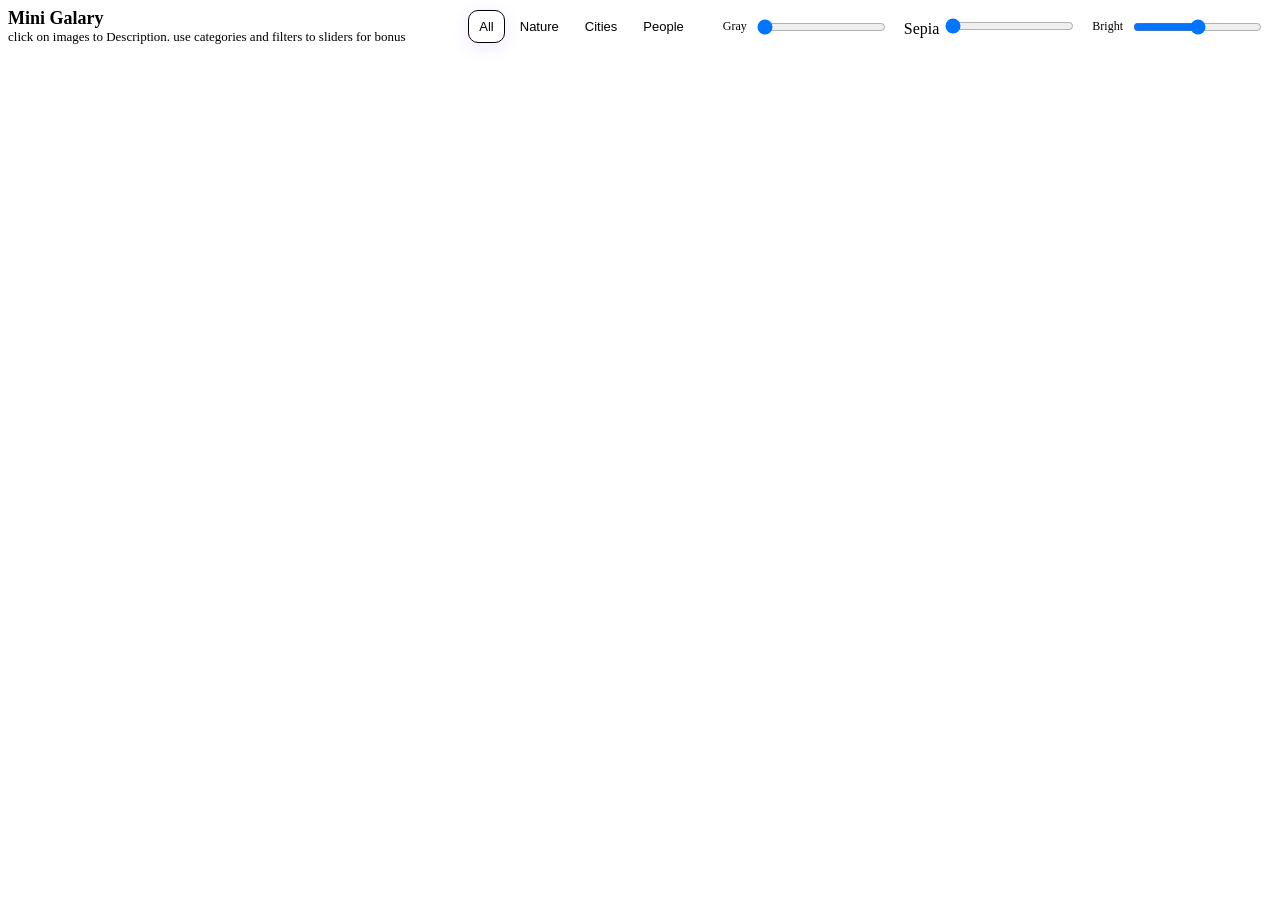
<file: task 1/index.html>
<!DOCTYPE html>
<html lang="en">
<head>
    <meta charset="UTF-8">
    <meta name="viewport" content="width=device-width, initial-scale=1.0">
    <title>mini Galary</title>
    <style>
        .wrap{
            width: 100%; max-width: var(--max-width);
        }
        header{display: flex; align-items: center; justify-content: space-between; gap: 16px; margin-bottom: 18px;}
        h1{font-size: 18px; margin: 0;}
        p.lead{margin: 0; color: var(--muted);font-size: 13px;}
        .controls{display: flex; flex-wrap: wrap; gap: 8px; align-items: center;}
        .btn{background: transparent;border: 1px solid rgba(255,255,255,0.06);padding: 8px 10px; border-radius: 10px; color: inherit;
        cursor: pointer; font-size: 13px;}
        .btn.active{border-color: var(--accent);box-shadow: 0 4px 18px rgba(124,58,237,0.12);}
        .filters{display: flex; align-items: center; gap: 8px;}
        .filters-range{display: flex; gap: 8px;align-items: center; padding: 6px 8px;border-radius:10px;background:rgba(255,255,255,0.02)}
        .filters-range label{font-size:12px;color:var(--muted)}
        .filter-range input[type=range]{width:110px}
        .gallery{display:grid;grid-template-columns:repeat(4,1fr);gap:var(--gutter);}
    </style>
</head>
<body>
    <div class="wrap">
    <header>
        <div>
        <h1>Mini Galary</h1>
        <p class="lead">click on images to Description. use categories and filters to sliders for bonus</p>
        </div>
        <div class="controls">
            <div class="container">
                <button class="btn active" data-category="all">All</button>
                <button class="btn" data-category="nature">Nature</button>
                <button class="btn" data-category="cities">Cities</button>
                <button class="btn" data-category="people">People</button>
            </div>
              <div class="filters" style="margin-left: 12px;">
                <div class="filters-range" title="grayscale">
                    <label for="grayscale">Gray</label>
                    <input type="range" name="" id="grayscale" min="0" max="100" value="0">
                </div>
                <div class="fitlers-range" title="sepia">
                    <label for="sepia">Sepia</label>
                    <input type="range" name="" id="sepia" min="0" max="100" value="0">
                </div>
                <div class="filters-range" title="brightness">
                    <label for="brightness">Bright</label>
                    <input type="range" name="" id="brightness" min="70" max="130" value="100">
                </div>
        </div>
        </div>
        </header>
      <main>
        <section id="gallery" class="gallery" aria-live="polite">
            <!-- cards with JS -->
        </section>
        <div id="noResults" class="no-results" style="display: none;">No images match that category.</div>
      </main>
    
    </div>
</body>
</html>
</file>
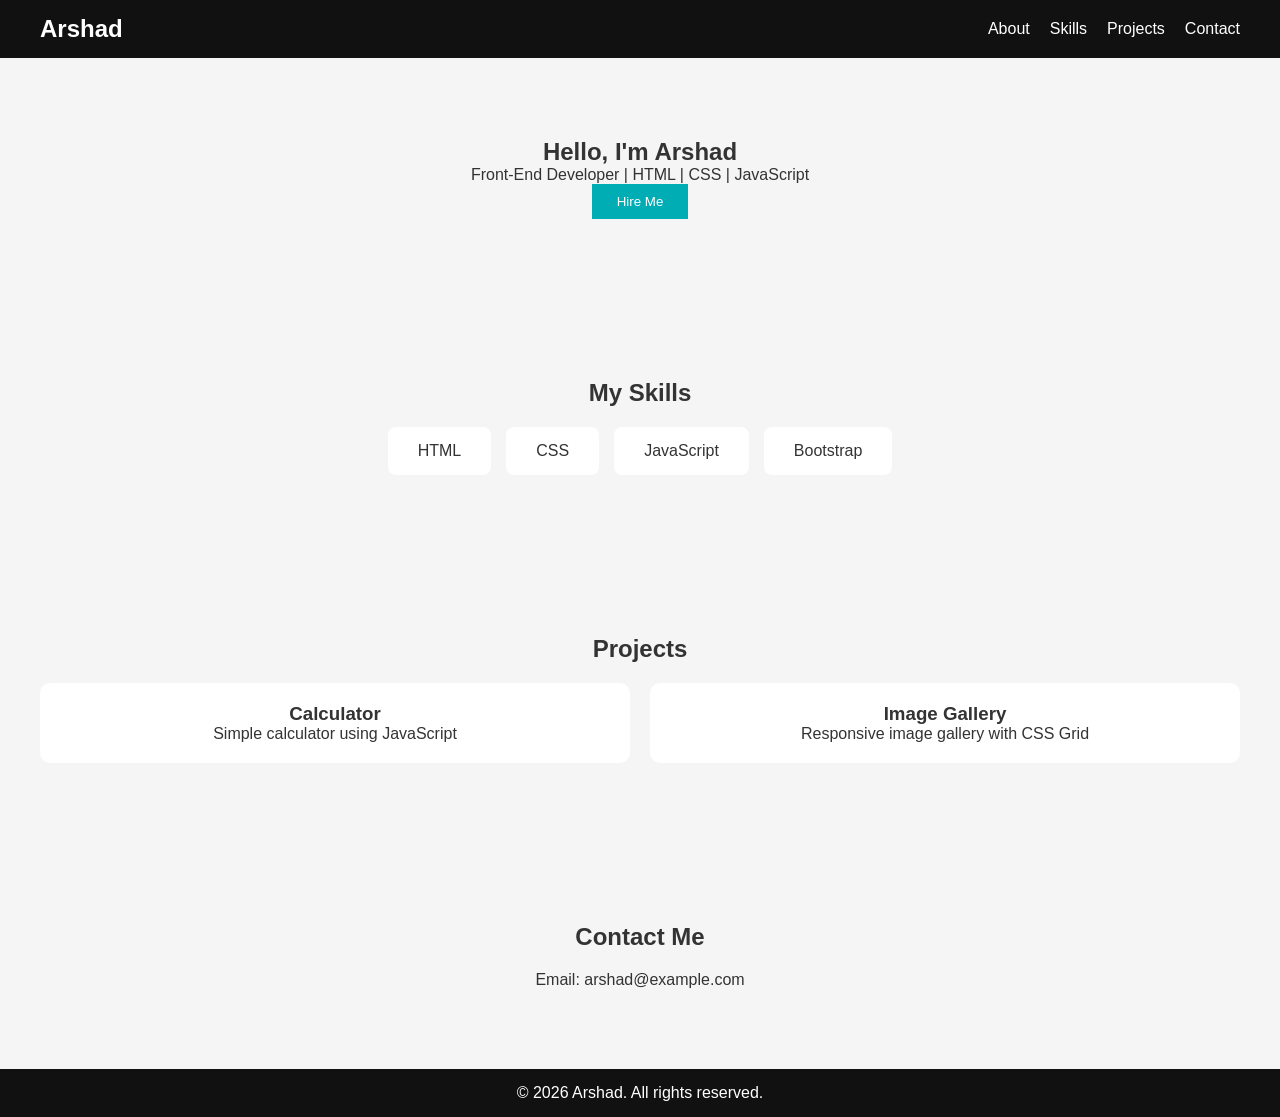
<file: task 3/index.html>
<!DOCTYPE html>
<html lang="en">
<head>
  <meta charset="UTF-8">
  <title>My Portfolio</title>
  <meta name="viewport" content="width=device-width, initial-scale=1.0">
  <link rel="stylesheet" href="style.css">
</head>
<body>

  <!-- Navbar -->
  <header>
    <nav>
      <h2 class="logo">Arshad</h2>
      <ul>
        <li><a href="#about">About</a></li>
        <li><a href="#skills">Skills</a></li>
        <li><a href="#projects">Projects</a></li>
        <li><a href="#contact">Contact</a></li>
      </ul>
    </nav>
  </header>

  <!-- About -->
  <section id="about" class="section">
    <h1>Hello, I'm Arshad</h1>
    <p>Front-End Developer | HTML | CSS | JavaScript</p>
    <button onclick="scrollToContact()">Hire Me</button>
  </section>

  <!-- Skills -->
  <section id="skills" class="section">
    <h2>My Skills</h2>
    <div class="skills-box">
      <div class="skill">HTML</div>
      <div class="skill">CSS</div>
      <div class="skill">JavaScript</div>
      <div class="skill">Bootstrap</div>
    </div>
  </section>

  <!-- Projects -->
  <section id="projects" class="section">
    <h2>Projects</h2>
    <div class="projects">
      <div class="card">
        <h3>Calculator</h3>
        <p>Simple calculator using JavaScript</p>
      </div>
      <div class="card">
        <h3>Image Gallery</h3>
        <p>Responsive image gallery with CSS Grid</p>
      </div>
    </div>
  </section>

  <!-- Contact -->
  <section id="contact" class="section">
    <h2>Contact Me</h2>
    <p>Email: arshad@example.com</p>
  </section>

  <footer>
    <p>© 2026 Arshad. All rights reserved.</p>
  </footer>

  <script src="script.js"></script>
</body>
</html>
</file>
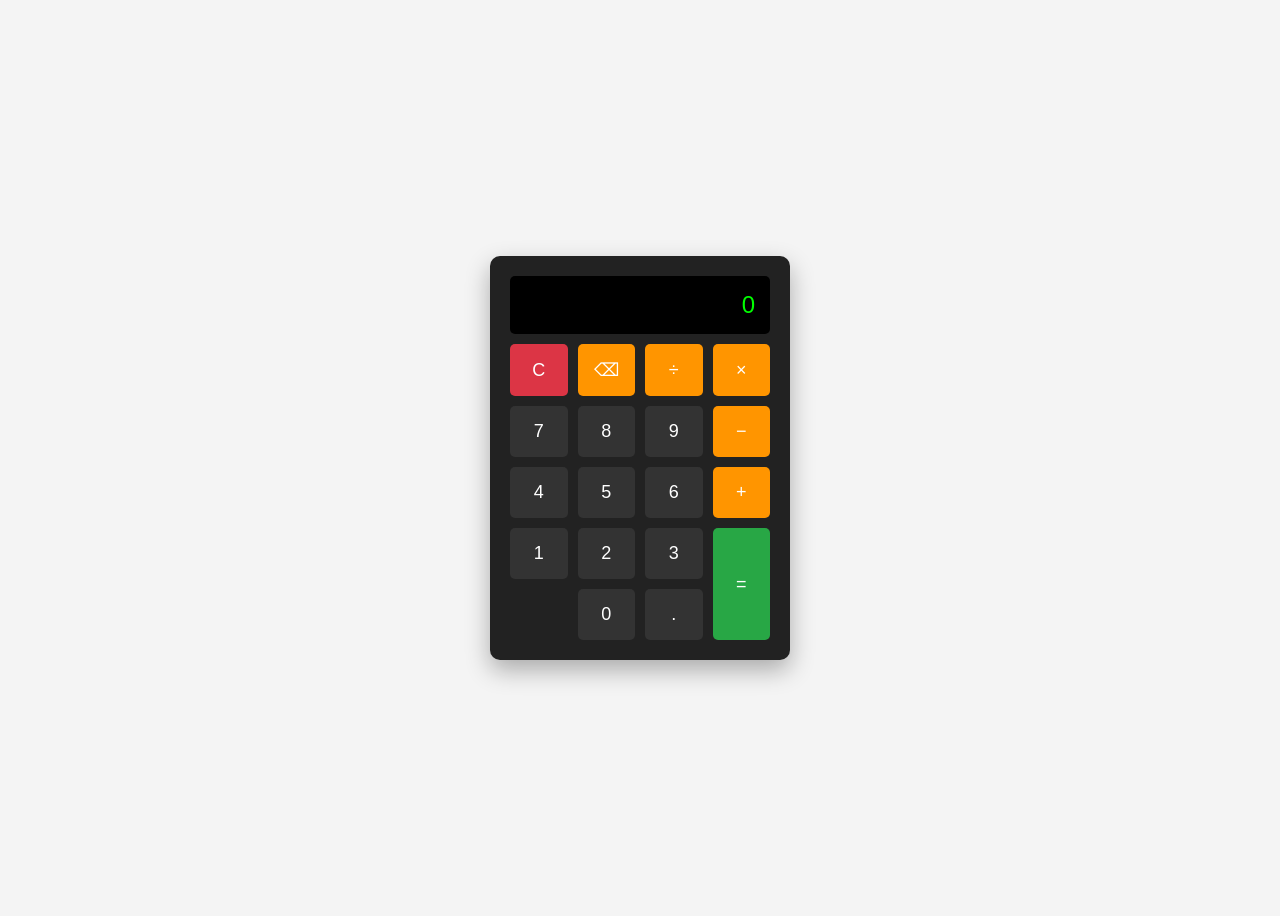
<file: task 2/Untitled-1.html>
<!DOCTYPE html>
<html lang="en">
<head>
  <meta charset="UTF-8">
  <title>Basic Calculator</title>
  <style>
    body {
      display: flex;
      justify-content: center;
      align-items: center;
      height: 100vh;
      background: #f4f4f4;
      font-family: Arial, sans-serif;
    }

    .calculator {
      background: #222;
      padding: 20px;
      border-radius: 10px;
      width: 260px;
      box-shadow: 0 10px 25px rgba(0,0,0,0.3);
    }

    .display {
      background: #000;
      color: #0f0;
      font-size: 24px;
      padding: 15px;
      text-align: right;
      border-radius: 5px;
      margin-bottom: 10px;
      overflow-x: auto;
    }

    .buttons {
      display: grid;
      grid-template-columns: repeat(4, 1fr);
      gap: 10px;
    }

    button {
      padding: 15px;
      font-size: 18px;
      border: none;
      border-radius: 5px;
      cursor: pointer;
      transition: background 0.2s;
    }

    button:hover {
      opacity: 0.85;
    }

    .operator {
      background: #ff9500;
      color: white;
    }

    .number {
      background: #333;
      color: white;
    }

    .equal {
      background: #28a745;
      color: white;
      grid-row: span 2;
    }

    .clear {
      background: #dc3545;
      color: white;
    }
  </style>
</head>
<body>

<div class="calculator">
  <div id="display" class="display">0</div>

  <div class="buttons">
    <button class="clear" onclick="clearDisplay()">C</button>
    <button class="operator" onclick="deleteLast()">⌫</button>
    <button class="operator" onclick="appendValue('/')">÷</button>
    <button class="operator" onclick="appendValue('*')">×</button>

    <button class="number" onclick="appendValue('7')">7</button>
    <button class="number" onclick="appendValue('8')">8</button>
    <button class="number" onclick="appendValue('9')">9</button>
    <button class="operator" onclick="appendValue('-')">−</button>

    <button class="number" onclick="appendValue('4')">4</button>
    <button class="number" onclick="appendValue('5')">5</button>
    <button class="number" onclick="appendValue('6')">6</button>
    <button class="operator" onclick="appendValue('+')">+</button>

    <button class="number" onclick="appendValue('1')">1</button>
    <button class="number" onclick="appendValue('2')">2</button>
    <button class="number" onclick="appendValue('3')">3</button>
    <button class="equal" onclick="calculate()">=</button>
    <br>
    
    <button class="number" onclick="appendValue('0')">0</button>
    <button class="number" onclick="appendValue('.')">.</button>
    
  </div>
</div>

<script>
  let display = document.getElementById("display");

  function appendValue(value) {
    if (display.innerText === "0") {
      display.innerText = value;
    } else {
      display.innerText += value;
    }
  }

  function clearDisplay() {
    display.innerText = "0";
  }

  function deleteLast() {
    if (display.innerText.length === 1) {
      display.innerText = "0";
    } else {
      display.innerText = display.innerText.slice(0, -1);
    }
  }

  function calculate() {
    try {
      display.innerText = eval(display.innerText);
    } catch {
      display.innerText = "Error";
    }
  }

  // Keyboard Support
  document.addEventListener("keydown", function(e) {
    if (!isNaN(e.key) || "+-*/.".includes(e.key)) {
      appendValue(e.key);
    } else if (e.key === "Enter") {
      calculate();
    } else if (e.key === "Backspace") {
      deleteLast();
    } else if (e.key === "Escape") {
      clearDisplay();
    }
  });
</script>

</body>
</html>
</file>
<file: task 3/style.css>
* {
  margin: 0;
  padding: 0;
  box-sizing: border-box;
  font-family: Arial, sans-serif;
}

html {
  scroll-behavior: smooth;
}

body {
  background: #f5f5f5;
  color: #333;
}

/* Navbar */
header {
  background: #111;
  padding: 15px 40px;
  position: sticky;
  top: 0;
}

nav {
  display: flex;
  justify-content: space-between;
  align-items: center;
}

nav ul {
  display: flex;
  list-style: none;
}

nav ul li a {
  color: white;
  margin-left: 20px;
  text-decoration: none;
  transition: color 0.3s;
}

nav ul li a:hover {
  color: #00adb5;
}

.logo {
  color: white;
}

/* Sections */
.section {
  padding: 80px 40px;
  text-align: center;
}

.section h2 {
  margin-bottom: 20px;
}

/* Button */
button {
  padding: 10px 25px;
  border: none;
  background: #00adb5;
  color: white;
  cursor: pointer;
  transition: transform 0.3s, background 0.3s;
}

button:hover {
  background: #007b80;
  transform: scale(1.05);
}

/* Skills */
.skills-box {
  display: flex;
  justify-content: center;
  flex-wrap: wrap;
  gap: 15px;
}

.skill {
  background: white;
  padding: 15px 30px;
  border-radius: 8px;
  transition: transform 0.3s;
}

.skill:hover {
  transform: translateY(-5px);
}

/* Projects */
.projects {
  display: grid;
  grid-template-columns: repeat(auto-fit, minmax(250px, 1fr));
  gap: 20px;
}

.card {
  background: white;
  padding: 20px;
  border-radius: 10px;
  transition: box-shadow 0.3s, transform 0.3s;
}

.card:hover {
  transform: translateY(-8px);
  box-shadow: 0 10px 20px rgba(0,0,0,0.1);
}

/* Footer */
footer {
  background: #111;
  color: white;
  padding: 15px;
  text-align: center;
}

/* Responsive */
@media (max-width: 600px) {
  nav ul {
    flex-direction: column;
  }
}
</file>
